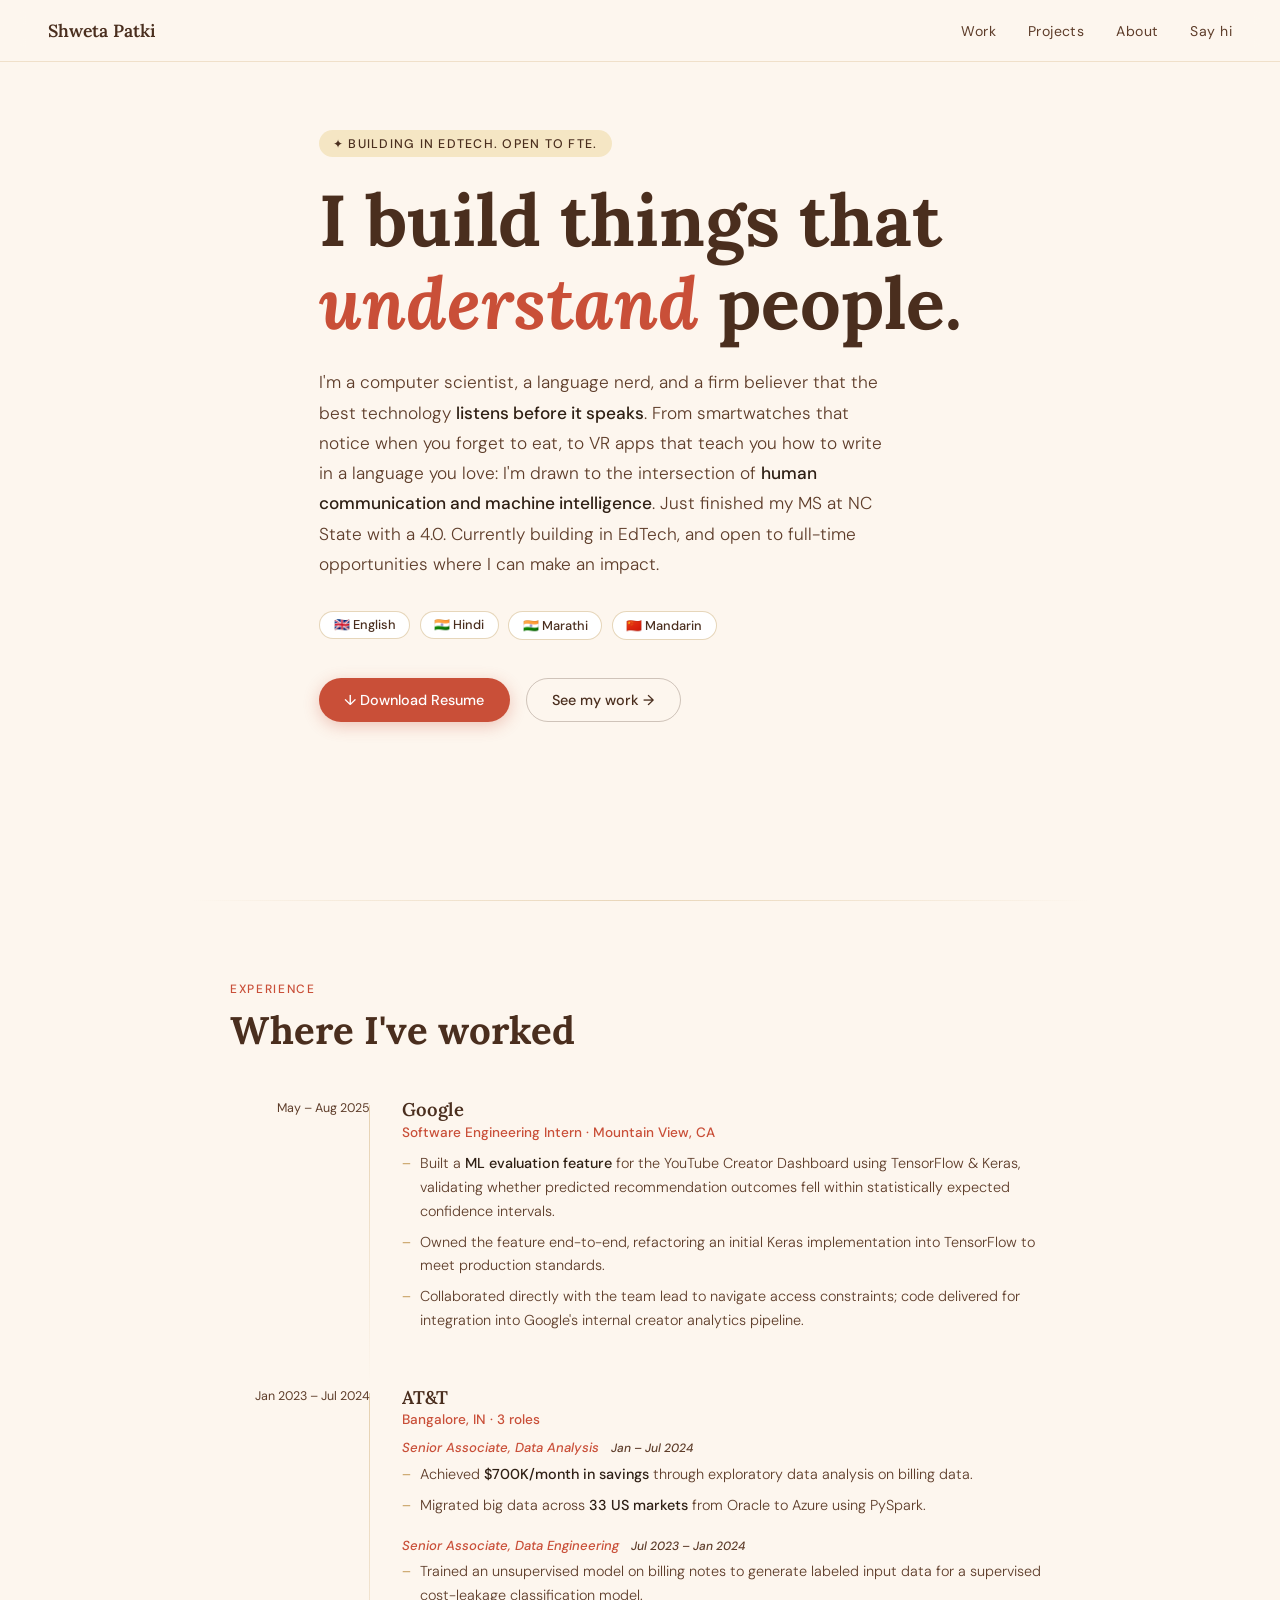
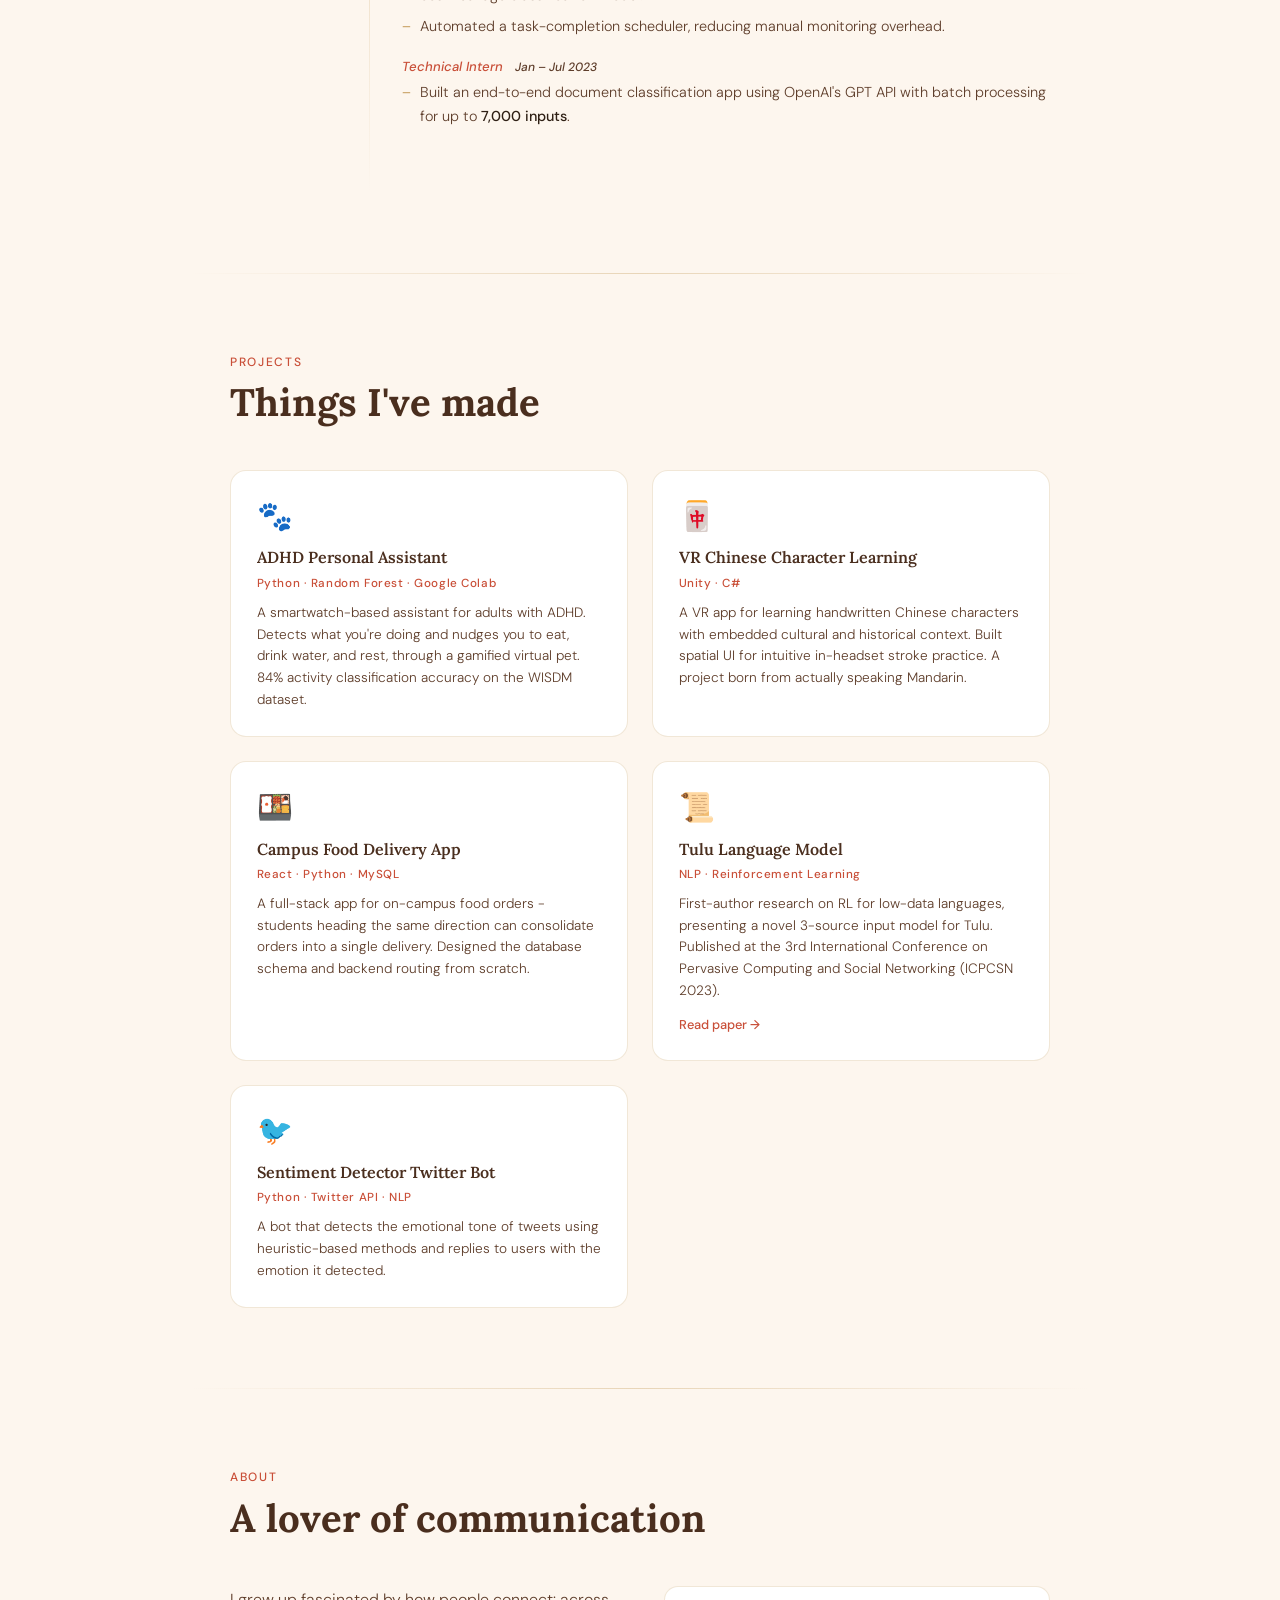
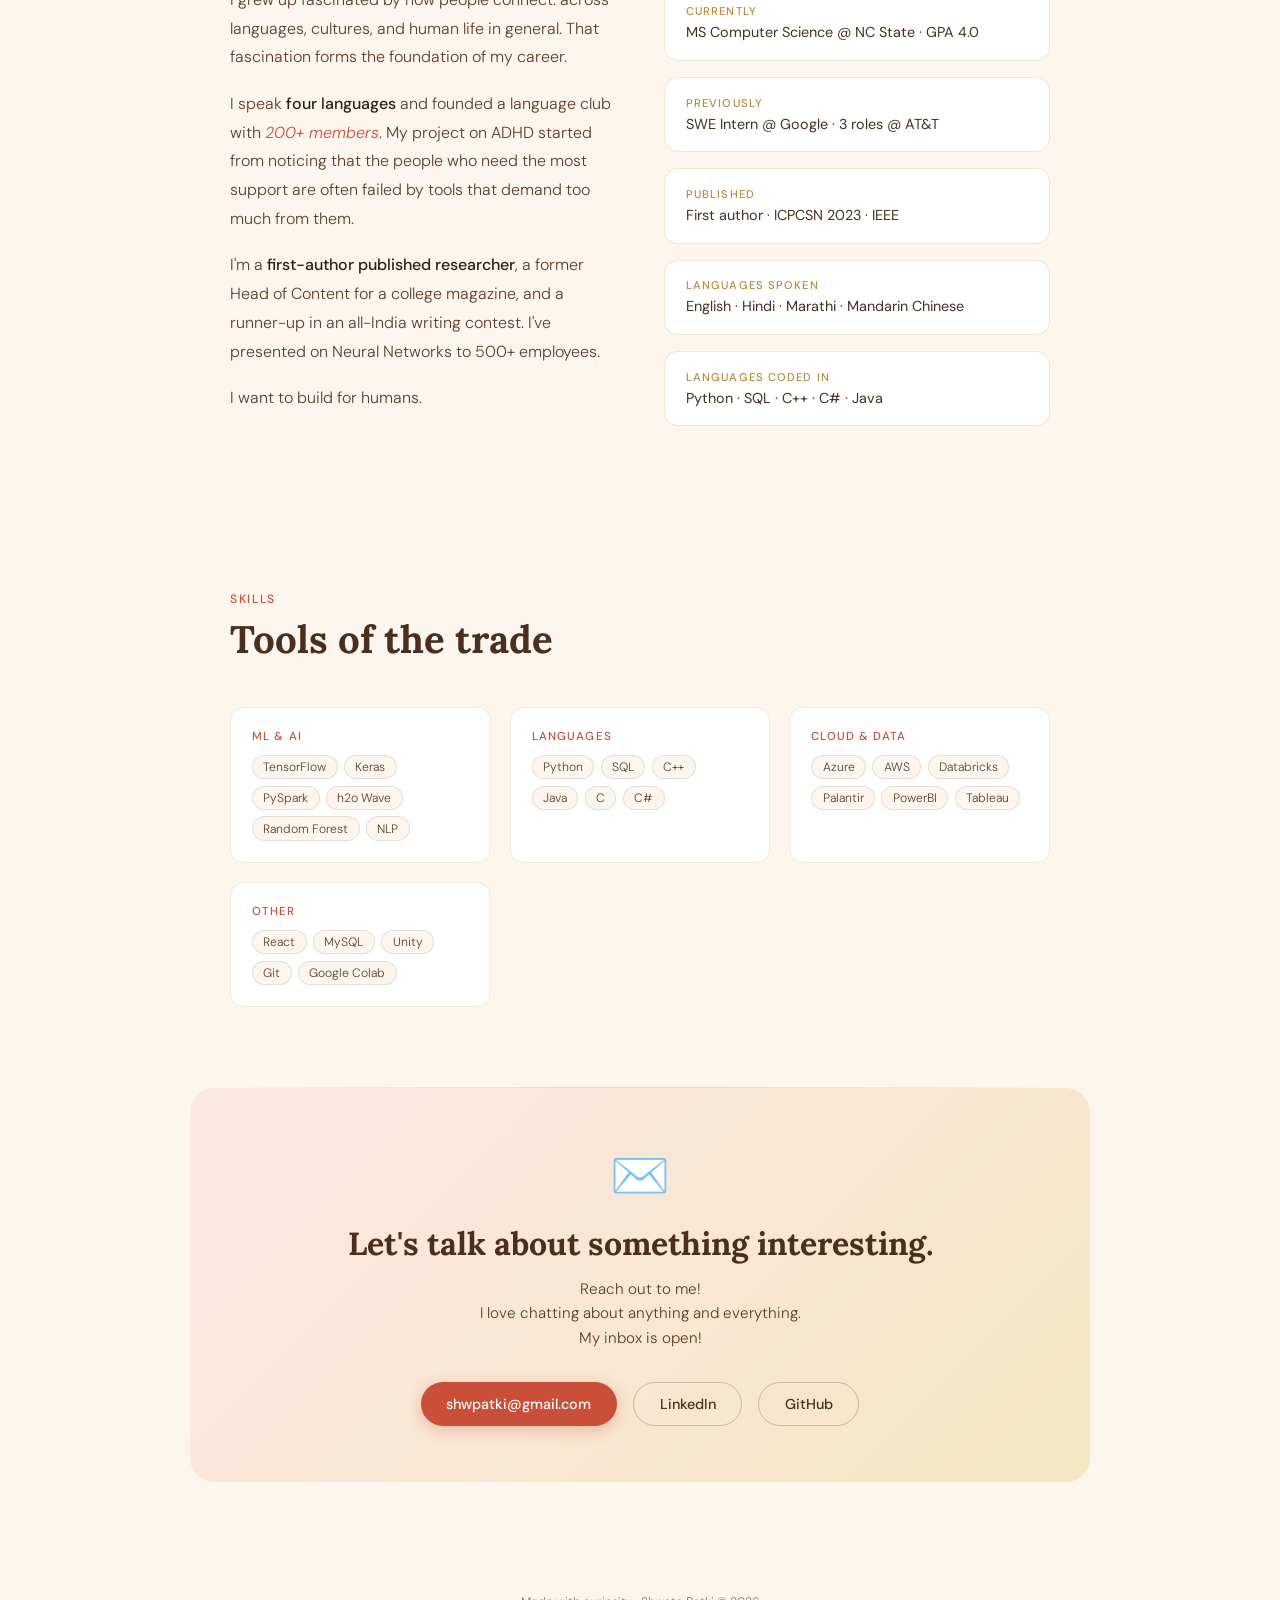
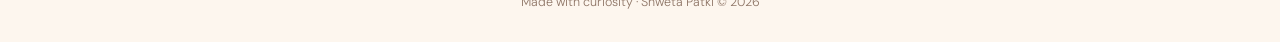
<file: index.html>
<!DOCTYPE html>
<html lang="en">
<head>
  <meta charset="UTF-8" />
  <meta name="viewport" content="width=device-width, initial-scale=1.0" />
  <title>Shweta Patki - CS, AI/ML, SWE</title>
  <meta name="description" content="Shweta Patki - MS CS at NC State, SWE Intern at Google, builder at the intersection of human communication and machine intelligence." />
  <link rel="preconnect" href="https://fonts.googleapis.com">
  <link href="https://fonts.googleapis.com/css2?family=Lora:ital,wght@0,400;0,600;1,400&family=DM+Sans:wght@300;400;500&display=swap" rel="stylesheet">
  <link rel="stylesheet" href="./style.css">
</head>
<body>

<!-- Skip to main content (screen reader / keyboard navigation) -->
<a class="skip-link" href="#main-content">Skip to main content</a>

<!-- Custom cursor image (hidden until mouse detected) -->
<div id="cursor-img" aria-hidden="true"></div>

<!-- NAV -->
<nav aria-label="Main navigation">
  <a class="nav-name" href="#top">Shweta Patki</a>
  <ul class="nav-links" role="list">
    <li><a href="#work">Work</a></li>
    <li><a href="#projects">Projects</a></li>
    <li><a href="#about">About</a></li>
    <li><a href="#contact">Say hi</a></li>
  </ul>
</nav>

<!-- HERO -->
<main id="main-content">
<div class="hero" id="top">
  <div class="hero-inner">
    <span class="hero-tag" aria-label="Status: Building in EdTech. Open to FTE.">✦ Building in EdTech. Open to FTE.</span>

    <!-- aria-label gives screen readers the stable full sentence -->
    <h1 aria-label="I build things that understand people.">
      I build things that <br>
      <span class="verb-wrap">
        <!-- aria-live announces verb changes to screen readers -->
        <span class="verb-text" id="rotating-verb" aria-live="polite" aria-atomic="true">understand</span>
      </span>
      people.
    </h1>

    <p class="hero-bio">
      I'm a computer scientist, a language nerd, and a firm believer that the best technology
      <strong>listens before it speaks</strong>. From smartwatches that notice when you forget to eat,
      to VR apps that teach you how to write in a language you love:
      I'm drawn to the intersection of <strong>human communication and machine intelligence</strong>.
      Just finished my MS at NC State with a 4.0. Currently building in EdTech, and open to full-time opportunities where I can make an impact.
    </p>

    <div class="hero-langs" role="list" aria-label="Languages I speak">
      <span class="lang-chip" role="listitem">🇬🇧 English</span>
      <span class="lang-chip" role="listitem">🇮🇳 Hindi</span>
      <span class="lang-chip" role="listitem">🇮🇳 Marathi</span>
      <span class="lang-chip" role="listitem">🇨🇳 Mandarin</span>
    </div>

    <div class="hero-ctas">
      <a href="Shweta_Resume_ML.pdf" class="btn btn-primary" download aria-label="Download Shweta's resume as PDF">↓ Download Resume</a>
      <a href="#work" class="btn btn-secondary" aria-label="Jump to work experience section">See my work →</a>
    </div>
  </div>
</div>

<div class="divider" role="separator" aria-hidden="true"></div>

<!-- WORK -->
<section id="work" aria-labelledby="work-heading">
  <div class="section-label reveal" aria-hidden="true">Experience</div>
  <h2 class="section-title reveal" id="work-heading">Where I've worked</h2>

  <div class="work-item reveal">
    <div class="work-meta">
      <div class="work-dates"><time datetime="2025-05">May</time> – <time datetime="2025-08">Aug 2025</time></div>
    </div>
    <div>
      <div class="work-company">Google</div>
      <div class="work-role">Software Engineering Intern · Mountain View, CA</div>
      <ul class="work-bullets" aria-label="Google responsibilities">
        <li>Built a <strong>ML evaluation feature</strong> for the YouTube Creator Dashboard using TensorFlow &amp; Keras, validating whether predicted recommendation outcomes fell within statistically expected confidence intervals.</li>
        <li>Owned the feature end-to-end, refactoring an initial Keras implementation into TensorFlow to meet production standards.</li>
        <li>Collaborated directly with the team lead to navigate access constraints; code delivered for integration into Google's internal creator analytics pipeline.</li>
      </ul>
    </div>
  </div>

  <div class="work-item reveal">
    <div class="work-meta">
      <div class="work-dates"><time datetime="2023-01">Jan 2023</time> – <time datetime="2024-07">Jul 2024</time></div>
    </div>
    <div>
      <div class="work-company">AT&amp;T</div>
      <div class="work-role">Bangalore, IN · 3 roles</div>
      <div class="att-roles">
        <div class="att-role-block">
          <div class="att-role-title">Senior Associate, Data Analysis <span class="att-role-dates"><time datetime="2024-01">Jan</time> – <time datetime="2024-07">Jul 2024</time></span></div>
          <ul class="work-bullets" aria-label="Data Analysis role responsibilities">
            <li>Achieved <strong>$700K/month in savings</strong> through exploratory data analysis on billing data.</li>
            <li>Migrated big data across <strong>33 US markets</strong> from Oracle to Azure using PySpark.</li>
          </ul>
        </div>
        <div class="att-role-block">
          <div class="att-role-title">Senior Associate, Data Engineering <span class="att-role-dates"><time datetime="2023-07">Jul 2023</time> – <time datetime="2024-01">Jan 2024</time></span></div>
          <ul class="work-bullets" aria-label="Data Engineering role responsibilities">
            <li>Trained an unsupervised model on billing notes to generate labeled input data for a supervised cost-leakage classification model.</li>
            <li>Automated a task-completion scheduler, reducing manual monitoring overhead.</li>
          </ul>
        </div>
        <div class="att-role-block">
          <div class="att-role-title">Technical Intern <span class="att-role-dates"><time datetime="2023-01">Jan</time> – <time datetime="2023-07">Jul 2023</time></span></div>
          <ul class="work-bullets" aria-label="Technical Intern responsibilities">
            <li>Built an end-to-end document classification app using OpenAI's GPT API with batch processing for up to <strong>7,000 inputs</strong>.</li>
          </ul>
        </div>
      </div>
    </div>
  </div>
</section>

<div class="divider" role="separator" aria-hidden="true"></div>

<!-- PROJECTS -->
<section id="projects" aria-labelledby="projects-heading">
  <div class="section-label reveal" aria-hidden="true">Projects</div>
  <h2 class="section-title reveal" id="projects-heading">Things I've made</h2>
  <div class="projects-grid">

    <article class="project-card reveal">
      <div class="project-emoji" aria-hidden="true">🐾</div>
      <h3 class="project-name">ADHD Personal Assistant</h3>
      <div class="project-tech">Python · Random Forest · Google Colab</div>
      <p class="project-desc">A smartwatch-based assistant for adults with ADHD. Detects what you're doing and nudges you to eat, drink water, and rest, through a gamified virtual pet. 84% activity classification accuracy on the WISDM dataset.</p>
    </article>

    <article class="project-card reveal">
      <div class="project-emoji" aria-hidden="true">🀄</div>
      <h3 class="project-name">VR Chinese Character Learning</h3>
      <div class="project-tech">Unity · C#</div>
      <p class="project-desc">A VR app for learning handwritten Chinese characters with embedded cultural and historical context. Built spatial UI for intuitive in-headset stroke practice. A project born from actually speaking Mandarin.</p>
    </article>

    <article class="project-card reveal">
      <div class="project-emoji" aria-hidden="true">🍱</div>
      <h3 class="project-name">Campus Food Delivery App</h3>
      <div class="project-tech">React · Python · MySQL</div>
      <p class="project-desc">A full-stack app for on-campus food orders - students heading the same direction can consolidate orders into a single delivery. Designed the database schema and backend routing from scratch.</p>
    </article>

    <article class="project-card reveal">
      <div class="project-emoji" aria-hidden="true">📜</div>
      <h3 class="project-name">Tulu Language Model</h3>
      <div class="project-tech">NLP · Reinforcement Learning</div>
      <p class="project-desc">First-author research on RL for low-data languages, presenting a novel 3-source input model for Tulu. Published at the 3rd International Conference on Pervasive Computing and Social Networking (ICPCSN 2023).</p>
      <a href="https://doi.org/10.1109/ICPCSN58827.2023.00270" target="_blank" rel="noopener noreferrer" class="project-link" aria-label="Read the Tulu Language Model paper (opens in new tab)">Read paper →</a>
    </article>

    <article class="project-card reveal">
      <div class="project-emoji" aria-hidden="true">🐦</div>
      <h3 class="project-name">Sentiment Detector Twitter Bot</h3>
      <div class="project-tech">Python · Twitter API · NLP</div>
      <p class="project-desc">A bot that detects the emotional tone of tweets using heuristic-based methods and replies to users with the emotion it detected.</p>
    </article>

  </div>
</section>

<div class="divider" role="separator" aria-hidden="true"></div>

<!-- ABOUT -->
<section id="about" aria-labelledby="about-heading">
  <div class="section-label reveal" aria-hidden="true">About</div>
  <h2 class="section-title reveal" id="about-heading">A lover of communication</h2>
  <div class="about-grid">
    <div class="about-text reveal">
      <p>I grew up fascinated by how people connect: across languages, cultures, and human life in general. That fascination forms the foundation of my career.</p>
      <p>I speak <strong>four languages</strong> and founded a language club with <em>200+ members</em>. My project on ADHD started from noticing that the people who need the most support are often failed by tools that demand too much from them.</p>
      <p>I'm a <strong>first-author published researcher</strong>, a former Head of Content for a college magazine, and a runner-up in an all-India writing contest. I've presented on Neural Networks to 500+ employees.</p>
      <p>I want to build for humans.</p>
    </div>
    <div class="about-facts reveal">
      <div class="fact-card">
        <div class="fact-label">Currently</div>
        <div class="fact-value">MS Computer Science @ NC State · GPA 4.0</div>
      </div>
      <div class="fact-card">
        <div class="fact-label">Previously</div>
        <div class="fact-value">SWE Intern @ Google · 3 roles @ AT&amp;T</div>
      </div>
      <div class="fact-card">
        <div class="fact-label">Published</div>
        <div class="fact-value">First author · ICPCSN 2023 · IEEE</div>
      </div>
      <div class="fact-card">
        <div class="fact-label">Languages spoken</div>
        <div class="fact-value">English · Hindi · Marathi · Mandarin Chinese</div>
      </div>
      <div class="fact-card">
        <div class="fact-label">Languages coded in</div>
        <div class="fact-value">Python · SQL · C++ · C# · Java</div>
      </div>
    </div>
  </div>
</section>

<!-- SKILLS -->
<section aria-labelledby="skills-heading">
  <div class="section-label reveal" aria-hidden="true">Skills</div>
  <h2 class="section-title reveal" id="skills-heading">Tools of the trade</h2>
  <div class="skills-grid">
    <div class="skill-group reveal">
      <div class="skill-group-label" id="skills-ml">ML &amp; AI</div>
      <div class="skill-tags" role="list" aria-labelledby="skills-ml">
        <span class="skill-tag" role="listitem">TensorFlow</span><span class="skill-tag" role="listitem">Keras</span>
        <span class="skill-tag" role="listitem">PySpark</span><span class="skill-tag" role="listitem">h2o Wave</span>
        <span class="skill-tag" role="listitem">Random Forest</span><span class="skill-tag" role="listitem">NLP</span>
      </div>
    </div>
    <div class="skill-group reveal">
      <div class="skill-group-label" id="skills-lang">Languages</div>
      <div class="skill-tags" role="list" aria-labelledby="skills-lang">
        <span class="skill-tag" role="listitem">Python</span><span class="skill-tag" role="listitem">SQL</span>
        <span class="skill-tag" role="listitem">C++</span><span class="skill-tag" role="listitem">Java</span>
        <span class="skill-tag" role="listitem">C</span><span class="skill-tag" role="listitem">C#</span>
      </div>
    </div>
    <div class="skill-group reveal">
      <div class="skill-group-label" id="skills-cloud">Cloud &amp; Data</div>
      <div class="skill-tags" role="list" aria-labelledby="skills-cloud">
        <span class="skill-tag" role="listitem">Azure</span><span class="skill-tag" role="listitem">AWS</span>
        <span class="skill-tag" role="listitem">Databricks</span><span class="skill-tag" role="listitem">Palantir</span>
        <span class="skill-tag" role="listitem">PowerBI</span><span class="skill-tag" role="listitem">Tableau</span>
      </div>
    </div>
    <div class="skill-group reveal">
      <div class="skill-group-label" id="skills-other">Other</div>
      <div class="skill-tags" role="list" aria-labelledby="skills-other">
        <span class="skill-tag" role="listitem">React</span><span class="skill-tag" role="listitem">MySQL</span>
        <span class="skill-tag" role="listitem">Unity</span><span class="skill-tag" role="listitem">Git</span>
        <span class="skill-tag" role="listitem">Google Colab</span>
      </div>
    </div>
  </div>
</section>

<div class="divider" role="separator" aria-hidden="true"></div>

<!-- CONTACT -->
<section id="contact" aria-labelledby="contact-heading" style="padding: 3.5rem 2.5rem;">
  <div class="contact-emoji reveal" aria-hidden="true">✉️</div>
  <h2 class="contact-tagline reveal" id="contact-heading">Let's talk about something interesting.</h2>
  <p class="contact-sub reveal">
    Reach out to me!<br>
    I love chatting about anything and everything. <br> 
    My inbox is open!
  </p>
  <div class="contact-links reveal">
    <a href="mailto:shwpatki@gmail.com" class="btn btn-primary" aria-label="Send Shweta an email">shwpatki@gmail.com</a>
    <a href="https://linkedin.com/in/shwetapatki" target="_blank" rel="noopener noreferrer" class="btn btn-secondary" aria-label="Shweta's LinkedIn profile (opens in new tab)">LinkedIn</a>
    <a href="https://github.com/shweta-patki" target="_blank" rel="noopener noreferrer" class="btn btn-secondary" aria-label="Shweta's GitHub profile (opens in new tab)">GitHub</a>
  </div>
</section>

</main>

<footer>
  <p>Made with curiosity · Shweta Patki © 2026</p>
</footer>

<script src="./script.js"></script>
</body>
</html>
</file>
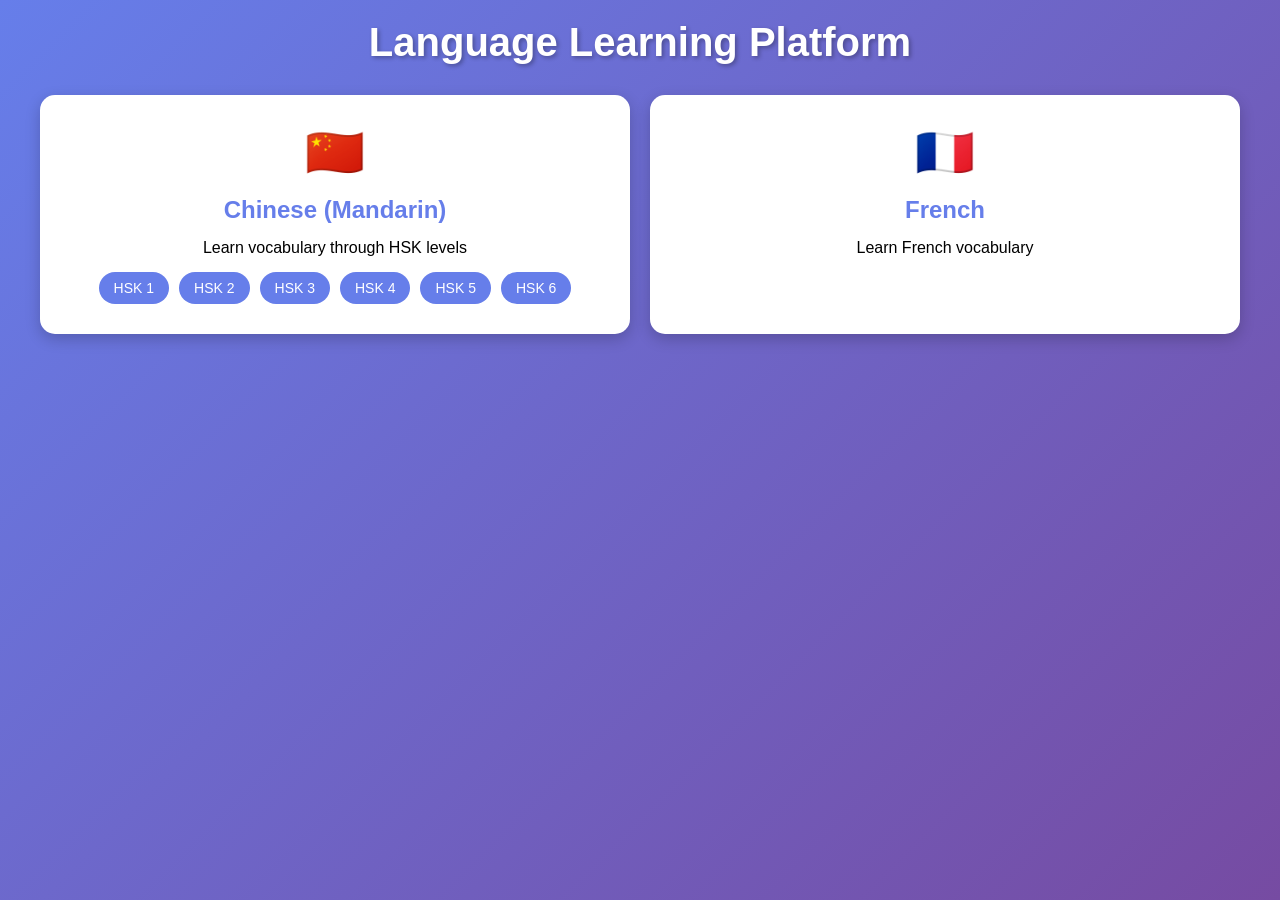
<file: Language Learning/index.html>
<!DOCTYPE html>
<html lang="en">
<head>
    <meta charset="UTF-8">
    <meta name="viewport" content="width=device-width, initial-scale=1.0">
    <title>Language Learning</title>
    <link rel="stylesheet" href="style.css">
</head>
<body>
    <div class="container">
        <!-- Home Page -->
        <div id="homePage">
            <h1>Language Learning Platform</h1>
            <div class="language-grid">
                <div class="language-card">
                    <div class="activity-icon">🇨🇳</div>
                    <h2>Chinese (Mandarin)</h2>
                    <p>Learn vocabulary through HSK levels</p>
                    <div class="hsk-buttons">
                        <button class="hsk-btn" data-level="hsk1">HSK 1</button>
                        <button class="hsk-btn" data-level="hsk2">HSK 2</button>
                        <button class="hsk-btn" data-level="hsk3">HSK 3</button>
                        <button class="hsk-btn" data-level="hsk4">HSK 4</button>
                        <button class="hsk-btn" data-level="hsk5">HSK 5</button>
                        <button class="hsk-btn" data-level="hsk6">HSK 6</button>
                    </div>
                </div>
                <div class="language-card" id="frenchCard">
                    <div class="activity-icon">🇫🇷</div>
                    <h2>French</h2>
                    <p>Learn French vocabulary</p>
                </div>
            </div>
        </div>

        <!-- Activities Page -->
        <div id="activitiesPage" class="hidden">
            <button class="back-button" id="backHomeBtn">← Back to Home</button>
            <h1 id="levelTitle">HSK 1 Activities</h1>
            <div class="activity-grid">
                <div class="activity-tile" id="flashcardsTile">
                    <div class="activity-icon">🎴</div>
                    <h2>Flashcards</h2>
                    <p>Learn vocabulary with interactive flashcards. Flip cards to reveal translations.</p>
                    <div id="flashcardBadge" class="badge">Not Started</div>
                </div>
                <div class="activity-tile coming-soon-tile">
                    <div class="activity-icon">🔤</div>
                    <h2>Sentence Rearrangement</h2>
                    <p>Practice grammar by rearranging scrambled sentences.</p>
                    <div class="badge">Coming Soon</div>
                </div>
                <div class="activity-tile coming-soon-tile">
                    <div class="activity-icon">💬</div>
                    <h2>Conversation Immersion</h2>
                    <p>Speak freely and get translations of your responses.</p>
                    <div class="badge">Coming Soon</div>
                </div>
                <div class="activity-tile coming-soon-tile">
                    <div class="activity-icon">🎤</div>
                    <h2>Pronunciation Training</h2>
                    <p>Record your voice and compare with native pronunciation.</p>
                    <div class="badge">Coming Soon</div>
                </div>
            </div>
        </div>

        <!-- Flashcards Page -->
        <div id="flashcardsPage" class="hidden">
            <button class="back-button" id="backActivitiesBtn">← Back to Activities</button>
            <h1>📚 Flashcards</h1>
            
            <div class="flashcard-container">
                <div class="stats">
                    <span id="viewedCount">0</span> words viewed | 
                    <span id="quizStatus">View 20 words to unlock quiz mode</span>
                </div>

                <div class="progress-bar">
                    <div class="progress-fill" id="progressFill" style="width: 0%">
                        <span id="progressText">0%</span>
                    </div>
                </div>

                <div class="flashcard" id="flashcard">
                    <div class="flashcard-inner">
                        <div class="flashcard-front">
                            <div class="chinese-word" id="chineseWord">爱</div>
                            <div class="pinyin" id="pinyin">ài</div>
                            <p style="margin-top: 20px; color: #999;">Click to reveal translation</p>
                        </div>
                        <div class="flashcard-back">
                            <div class="english-word" id="englishWord">love</div>
                            <p style="margin-top: 20px; color: #999;">Click to flip back</p>
                        </div>
                    </div>
                </div>

                <div class="card-controls">
                    <button class="control-btn" id="prevBtn">← Previous</button>
                    <button class="control-btn primary" id="nextBtn">Next →</button>
                </div>

                <button class="control-btn primary" id="startQuizBtn" style="display: none;">
                    🎯 Start Quiz Mode
                </button>
            </div>
        </div>

        <!-- Quiz Page -->
        <div id="quizPage" class="hidden">
            <button class="back-button" id="backFlashcardsBtn">← Back to Flashcards</button>
            <h1>🎯 Quiz Mode</h1>
            
            <div class="quiz-container">
                <div class="quiz-score">
                    Score: <span id="quizScore">0</span> / <span id="quizTotal">0</span>
                </div>

                <div class="quiz-question" id="quizQuestion">
                    <div class="quiz-word" id="quizChinese">爱</div>
                    <div class="quiz-pinyin" id="quizPinyin">ài</div>
                    <p style="color: #666;">Select the correct translation:</p>
                    <div class="quiz-options" id="quizOptions">
                        <!-- Options will be generated dynamically -->
                    </div>
                </div>
            </div>

            <div id="quizResult" class="quiz-result hidden">
                <!-- Result will be shown here -->
            </div>
        </div>
    </div>

    <script src="script.js"></script>
</body>
</html>
</file>
<file: style.css>
:root {
    --cream: #fdf6ee;
    --coral: #c94f38;
    --coral-light: #e06b54;
    --coral-pale: #fde8e3;
    --gold: #b8893a;
    --gold-light: #f5e6c4;
    --brown: #4a2e1e;
    --text: #2e1f14;
    --text-soft: #5e3d2a;
    --white: #ffffff;
}

* { margin: 0; padding: 0; box-sizing: border-box; }
html { scroll-behavior: smooth; }

body {
    background: var(--cream);
    color: var(--text);
    font-family: 'DM Sans', sans-serif;
    font-weight: 300;
    overflow-x: hidden;
    /* cursor hidden only for true pointer devices; keyboard users always see default */
}

/* Hide default cursor only on devices that actually have one */
@media (pointer: fine) {
    body { cursor: none; }
}

/* ── SKIP LINK (accessibility) ── */
.skip-link {
    position: absolute;
    top: -100px; left: 1rem;
    background: var(--coral);
    color: white;
    padding: 0.5rem 1rem;
    border-radius: 6px;
    font-size: 0.85rem;
    font-weight: 500;
    text-decoration: none;
    z-index: 99999;
    transition: top 0.2s;
}
.skip-link:focus { top: 1rem; }

#cursor-img {
    position: fixed;
    width: 36px;
    height: 36px;
    pointer-events: none;
    z-index: 9999;
    transform: translate(-4px, -4px);
    background-image: url('data:image/svg+xml,<svg xmlns="http://www.w3.org/2000/svg" viewBox="0 0 36 36"><text y="28" font-size="26">🦊</text></svg>');
    background-size: contain;
    background-repeat: no-repeat;
    display: none; /* shown only when mouse is detected */
}

.paw {
position: fixed;
pointer-events: none;
z-index: 9998;
font-size: 20px;
opacity: 0;
filter: drop-shadow(0 1px 3px rgba(201,79,56,0.25));
transition: opacity 1s ease;
}
@keyframes pawfade {
    0%   { opacity: 0;    transform: translate(-50%,-50%) rotate(var(--rot)) scale(0.5); }
    20%  { opacity: 0.85; transform: translate(-50%,-50%) rotate(var(--rot)) scale(1);   }
    100% { opacity: 0;    transform: translate(-50%,-60%) rotate(var(--rot)) scale(0.9); }
}

/* ── NAV ── */
nav {
    position: fixed; top: 0; left: 0; right: 0;
    z-index: 100;
    display: flex; justify-content: space-between; align-items: center;
    padding: 1.2rem 3rem;
    background: rgba(253,246,238,0.88);
    backdrop-filter: blur(12px);
    border-bottom: 1px solid rgba(184,137,58,0.2);
}
.nav-name {
    font-family: 'Lora', serif;
    font-size: 1.1rem;
    color: var(--brown);
    text-decoration: none;
    font-weight: 600;
}
.nav-links { display: flex; gap: 2rem; list-style: none; }
.nav-links a {
    text-decoration: none;
    color: var(--text-soft);
    font-size: 0.88rem;
    font-weight: 400;
    letter-spacing: 0.03em;
    transition: color 0.2s;
    position: relative;
}
.nav-links a::after {
    content: '';
    position: absolute; bottom: -2px; left: 0;
    width: 0; height: 1.5px;
    background: var(--coral);
    transition: width 0.25s ease;
}
.nav-links a:hover, .nav-links a:focus { color: var(--coral); outline: none; }
.nav-links a:focus-visible { outline: 2px solid var(--coral); outline-offset: 4px; border-radius: 2px; }
.nav-links a:hover::after, .nav-links a:focus::after { width: 100%; }

/* ── HERO ── */
.hero {
    min-height: 100vh;
    display: flex; align-items: center; justify-content: center;
    padding: 0rem 3rem 3rem;
    position: relative; overflow: hidden;
}
.hero-bg-circle {
    position: absolute; border-radius: 50%; pointer-events: none;
}
.hero-bg-circle.c1 {
    width: 520px; height: 520px;
    background: radial-gradient(circle, rgba(201,79,56,0.09) 0%, transparent 70%);
    top: -100px; right: -80px;
    animation: float1 8s ease-in-out infinite;
}
.hero-bg-circle.c2 {
    width: 380px; height: 380px;
    background: radial-gradient(circle, rgba(184,137,58,0.11) 0%, transparent 70%);
    bottom: 60px; left: -60px;
    animation: float2 10s ease-in-out infinite;
}
@keyframes float1 { 0%,100%{transform:translateY(0)} 50%{transform:translateY(-20px)} }
@keyframes float2 { 0%,100%{transform:translateY(0)} 50%{transform:translateY(15px)} }

.hero-inner { max-width: 760px; position: relative; z-index: 1; }

.hero-tag {
    display: inline-block;
    background: var(--gold-light);
    color: var(--brown);
    font-size: 0.78rem; font-weight: 500;
    letter-spacing: 0.1em; text-transform: uppercase;
    padding: 0.35rem 0.9rem; border-radius: 99px;
    margin-bottom: 1.4rem;
    opacity: 0; animation: risein 0.7s 0.2s ease forwards;
}

.hero h1 {
    font-family: 'Lora', serif;
    font-size: clamp(2.8rem, 6vw, 4.5rem);
    line-height: 1.15; color: var(--brown);
    margin-bottom: 1.4rem;
    opacity: 0; animation: risein 0.7s 0.4s ease forwards;
}

/* ── VERB ROTATOR ── */
.verb-wrap {
    display: inline-block;
    position: relative;
    font-style: italic;
    color: var(--coral);
    min-width: 0ch;
}
.verb-text {
    display: inline-block;
    transition: opacity 0.35s ease, transform 0.35s ease;
}


.hero-bio {
    font-size: 1.08rem; line-height: 1.75;
    color: var(--text-soft); max-width: 580px;
    margin-bottom: 2rem;
    opacity: 0; animation: risein 0.7s 0.6s ease forwards;
}
.hero-bio strong { color: var(--text); font-weight: 500; }

.hero-langs {
    display: flex; gap: 0.6rem; flex-wrap: wrap;
    margin-bottom: 2.4rem;
    opacity: 0; animation: risein 0.7s 0.75s ease forwards;
}
.lang-chip {
    background: var(--white);
    border: 1.5px solid rgba(184,137,58,0.35);
    color: var(--brown); font-size: 0.8rem; font-weight: 500;
    padding: 0.3rem 0.85rem; border-radius: 99px;
    transition: all 0.2s;
}
.lang-chip:hover { background: var(--gold-light); border-color: var(--gold); transform: translateY(-2px); }

.hero-ctas {
    display: flex; gap: 1rem; flex-wrap: wrap;
    opacity: 0; animation: risein 0.7s 0.9s ease forwards;
}
.btn {
    display: inline-flex; align-items: center; gap: 0.5rem;
    padding: 0.75rem 1.6rem; border-radius: 99px;
    font-size: 0.9rem; font-weight: 500; text-decoration: none;
    transition: all 0.25s ease; font-family: 'DM Sans', sans-serif;
}
.btn:focus-visible { outline: 3px solid var(--coral); outline-offset: 3px; }
.btn-primary {
    background: var(--coral); color: white;
    box-shadow: 0 4px 16px rgba(201,79,56,0.3);
}
.btn-primary:hover { background: var(--coral-light); transform: translateY(-2px); box-shadow: 0 8px 24px rgba(201,79,56,0.35); }
.btn-secondary {
    background: transparent; color: var(--brown);
    border: 1.5px solid rgba(74,46,30,0.25);
}
.btn-secondary:hover { border-color: var(--coral); color: var(--coral); transform: translateY(-2px); }

@keyframes risein {
    from { opacity: 0; transform: translateY(18px); }
    to   { opacity: 1; transform: translateY(0); }
}

/* ── SECTIONS ── */
section { max-width: 900px; margin: 0 auto; padding: 5rem 2.5rem; }
.section-label {
    font-size: 0.75rem; font-weight: 500;
    letter-spacing: 0.14em; text-transform: uppercase;
    color: var(--coral); margin-bottom: 0.6rem;
}
.section-title {
    font-family: 'Lora', serif;
    font-size: clamp(1.8rem, 3.5vw, 2.4rem);
    color: var(--brown); margin-bottom: 2.8rem; line-height: 1.2;
}
.divider {
    max-width: 900px; margin: 0 auto; height: 1px;
    background: linear-gradient(to right, transparent, rgba(184,137,58,0.3), transparent);
}

/* ── WORK ── */
.work-item {
    display: grid; grid-template-columns: 140px 1fr;
    gap: 0 2rem; margin-bottom: 2.8rem; position: relative;
}
.work-item::before {
    content: ''; position: absolute;
    left: 139px; top: 8px; bottom: -2.8rem; width: 1px;
    background: linear-gradient(to bottom, rgba(184,137,58,0.35), transparent);
}
.work-meta { text-align: right; padding-top: 2px; }
.work-dates { font-size: 0.78rem; color: var(--text-soft); font-weight: 400; line-height: 1.5; }
.work-company { font-family: 'Lora', serif; font-size: 1.15rem; font-weight: 600; color: var(--brown); margin-bottom: 0.15rem; }
.work-role { font-size: 0.85rem; color: var(--coral); font-weight: 500; margin-bottom: 0.7rem; }
.work-bullets { list-style: none; padding: 0; }
.work-bullets li {
    font-size: 0.9rem; color: var(--text-soft); line-height: 1.65;
    margin-bottom: 0.45rem; padding-left: 1.1rem; position: relative;
}
.work-bullets li::before { content: '–'; position: absolute; left: 0; color: var(--gold); }
.work-bullets li strong { color: var(--text); font-weight: 500; }
.att-roles { margin-top: 0.6rem; }
.att-role-block { margin-bottom: 1.2rem; }
.att-role-title { font-size: 0.82rem; color: var(--coral); font-weight: 500; margin-bottom: 0.4rem; font-style: italic; }
.att-role-dates { font-size: 0.75rem; color: var(--text-soft); margin-left: 0.5rem; }

/* ── PROJECTS ── */
.projects-grid { display: grid; grid-template-columns: repeat(auto-fit, minmax(260px, 1fr)); gap: 1.5rem; }
.project-card {
    background: var(--white);
    border: 1.5px solid rgba(184,137,58,0.2); border-radius: 16px;
    padding: 1.6rem; transition: all 0.3s ease;
    position: relative; overflow: hidden;
}
.project-card::before {
    content: ''; position: absolute; top: 0; left: 0; right: 0; height: 3px;
    background: linear-gradient(to right, var(--coral), var(--gold));
    transform: scaleX(0); transform-origin: left; transition: transform 0.3s ease;
}
.project-card:hover, .project-card:focus-within {
    transform: translateY(-4px); box-shadow: 0 12px 32px rgba(74,46,30,0.1);
    border-color: rgba(184,137,58,0.4);
}
.project-card:hover::before, .project-card:focus-within::before { transform: scaleX(1); }
.project-emoji { font-size: 1.8rem; margin-bottom: 0.8rem; }
.project-name { font-family: 'Lora', serif; font-size: 1rem; font-weight: 600; color: var(--brown); margin-bottom: 0.4rem; line-height: 1.3; }
.project-tech { font-size: 0.73rem; color: var(--coral); font-weight: 500; letter-spacing: 0.05em; margin-bottom: 0.7rem; }
.project-desc { font-size: 0.85rem; color: var(--text-soft); line-height: 1.6; }
.project-link {
    display: inline-flex; align-items: center; gap: 0.3rem;
    margin-top: 0.9rem; font-size: 0.8rem; font-weight: 500;
    color: var(--coral); text-decoration: none; transition: gap 0.2s;
}
.project-link:hover { gap: 0.6rem; }
.project-link:focus-visible { outline: 2px solid var(--coral); outline-offset: 3px; border-radius: 2px; }

/* ── ABOUT ── */
.about-grid { display: grid; grid-template-columns: 1fr 1fr; gap: 3rem; align-items: start; }
.about-text { font-size: 1rem; line-height: 1.8; color: var(--text-soft); }
.about-text p { margin-bottom: 1.1rem; }
.about-text strong { color: var(--text); font-weight: 500; }
.about-text em { color: var(--coral); font-style: italic; }
.about-facts { display: flex; flex-direction: column; gap: 1rem; }
.fact-card {
    background: var(--white); border-radius: 14px; padding: 1.1rem 1.3rem;
    border: 1.5px solid rgba(184,137,58,0.2); transition: transform 0.2s, box-shadow 0.2s;
}
.fact-card:hover { transform: translateX(4px); box-shadow: 4px 4px 20px rgba(201,79,56,0.08); }
.fact-label { font-size: 0.7rem; text-transform: uppercase; letter-spacing: 0.1em; color: var(--gold); font-weight: 500; margin-bottom: 0.25rem; }
.fact-value { font-size: 0.9rem; color: var(--brown); font-weight: 400; line-height: 1.4; }

/* ── SKILLS ── */
.skills-grid { display: grid; grid-template-columns: repeat(auto-fit, minmax(200px, 1fr)); gap: 1.2rem; }
.skill-group { background: var(--white); border-radius: 14px; padding: 1.3rem; border: 1.5px solid rgba(184,137,58,0.18); }
.skill-group-label { font-size: 0.72rem; text-transform: uppercase; letter-spacing: 0.1em; color: var(--coral); font-weight: 500; margin-bottom: 0.7rem; }
.skill-tags { display: flex; flex-wrap: wrap; gap: 0.4rem; }
.skill-tag { background: var(--cream); border: 1px solid rgba(74,46,30,0.12); color: var(--text-soft); font-size: 0.76rem; padding: 0.2rem 0.65rem; border-radius: 99px; }

/* ── CONTACT ── */
#contact {
    text-align: center;
    background: linear-gradient(135deg, var(--coral-pale) 0%, var(--gold-light) 100%);
    border-radius: 24px; max-width: 900px; margin: 0 auto 5rem;
}
.contact-emoji { font-size: 3rem; margin-bottom: 1rem; }
.contact-tagline { font-family: 'Lora', serif; font-size: clamp(1.5rem, 3vw, 2rem); color: var(--brown); margin-bottom: 0.8rem; line-height: 1.3; }
.contact-sub { color: var(--text-soft); font-size: 0.95rem; margin-bottom: 2rem; line-height: 1.6; }
.contact-links { display: flex; gap: 1rem; justify-content: center; flex-wrap: wrap; }

footer { text-align: center; padding: 2rem; font-size: 0.78rem; color: var(--text-soft); opacity: 0.7; }

/* ── SCROLL REVEAL ── */
.reveal { opacity: 0; transform: translateY(24px); transition: opacity 0.6s ease, transform 0.6s ease; }
.reveal.visible { opacity: 1; transform: translateY(0); }

/* ── REDUCE MOTION ── */
@media (prefers-reduced-motion: reduce) {
    *, *::before, *::after { animation-duration: 0.01ms !important; transition-duration: 0.01ms !important; }
    .reveal { opacity: 1; transform: none; }
    .hero-tag, .hero h1, .hero-bio, .hero-langs, .hero-ctas { opacity: 1; transform: none; }
}

@media (max-width: 640px) {
    nav { padding: 1rem 1.5rem; }
    .nav-links { gap: 1.2rem; }
    .hero { padding: 5rem 1.5rem 3rem; }
    section { padding: 3.5rem 1.5rem; }
    .work-item { grid-template-columns: 1fr; }
    .work-item::before { display: none; }
    .work-meta { text-align: left; margin-bottom: 0.5rem; }
    .about-grid { grid-template-columns: 1fr; }
    #contact { margin: 0 1.5rem 4rem; }
}
</file>
<file: Language Learning/style.css>
* {
    margin: 0;
    padding: 0;
    box-sizing: border-box;
}

body {
    font-family: 'Segoe UI', Tahoma, Geneva, Verdana, sans-serif;
    background: linear-gradient(135deg, #667eea 0%, #764ba2 100%);
    min-height: 100vh;
    padding: 20px;
}

.container {
    max-width: 1200px;
    margin: 0 auto;
}

h1 {
    text-align: center;
    color: white;
    margin-bottom: 30px;
    font-size: 2.5em;
    text-shadow: 2px 2px 4px rgba(0,0,0,0.3);
}

.back-button {
    background: rgba(255,255,255,0.2);
    color: white;
    border: 2px solid white;
    padding: 10px 20px;
    border-radius: 25px;
    cursor: pointer;
    font-size: 16px;
    margin-bottom: 20px;
    transition: all 0.3s;
}

.back-button:hover {
    background: rgba(255,255,255,0.3);
    transform: translateY(-2px);
}

/* Language Selection */
.language-grid {
    display: grid;
    grid-template-columns: repeat(auto-fit, minmax(250px, 1fr));
    gap: 20px;
    margin-top: 30px;
}

.language-card {
    background: white;
    border-radius: 15px;
    padding: 30px;
    text-align: center;
    cursor: pointer;
    transition: all 0.3s;
    box-shadow: 0 5px 15px rgba(0,0,0,0.2);
}

.language-card:hover {
    transform: translateY(-10px);
    box-shadow: 0 10px 25px rgba(0,0,0,0.3);
}

.language-card h2 {
    color: #667eea;
    margin-bottom: 15px;
}

.hsk-buttons {
    display: flex;
    flex-wrap: wrap;
    gap: 10px;
    justify-content: center;
    margin-top: 15px;
}

.hsk-btn {
    background: #667eea;
    color: white;
    border: none;
    padding: 8px 15px;
    border-radius: 20px;
    cursor: pointer;
    transition: all 0.3s;
    font-size: 14px;
}

.hsk-btn:hover {
    background: #764ba2;
    transform: scale(1.05);
}

/* Activity Tiles */
.activity-grid {
    display: grid;
    grid-template-columns: repeat(auto-fit, minmax(280px, 1fr));
    gap: 25px;
}

.activity-tile {
    background: white;
    border-radius: 15px;
    padding: 40px;
    text-align: center;
    cursor: pointer;
    transition: all 0.3s;
    box-shadow: 0 5px 15px rgba(0,0,0,0.2);
    position: relative;
}

.activity-tile:hover {
    transform: translateY(-10px);
    box-shadow: 0 10px 25px rgba(0,0,0,0.3);
}

.activity-tile h2 {
    color: #667eea;
    margin-bottom: 15px;
    font-size: 1.5em;
}

.activity-tile p {
    color: #666;
    line-height: 1.6;
}

.activity-icon {
    font-size: 3em;
    margin-bottom: 15px;
}

.badge {
    position: absolute;
    top: 10px;
    right: 10px;
    background: #ff6b6b;
    color: white;
    padding: 5px 10px;
    border-radius: 15px;
    font-size: 12px;
    font-weight: bold;
}

.badge.unlocked {
    background: #51cf66;
}

/* Flashcard */
.flashcard-container {
    display: flex;
    flex-direction: column;
    align-items: center;
    gap: 30px;
}

.progress-bar {
    width: 100%;
    max-width: 600px;
    background: rgba(255,255,255,0.3);
    border-radius: 25px;
    height: 30px;
    overflow: hidden;
    box-shadow: 0 2px 10px rgba(0,0,0,0.2);
}

.progress-fill {
    height: 100%;
    background: linear-gradient(90deg, #51cf66, #40c057);
    transition: width 0.3s ease;
    display: flex;
    align-items: center;
    justify-content: center;
    color: white;
    font-weight: bold;
    font-size: 14px;
}

.flashcard {
    width: 400px;
    height: 300px;
    perspective: 1000px;
    cursor: pointer;
}

.flashcard-inner {
    width: 100%;
    height: 100%;
    position: relative;
    transform-style: preserve-3d;
    transition: transform 0.6s;
}

.flashcard.flipped .flashcard-inner {
    transform: rotateY(180deg);
}

.flashcard-front, .flashcard-back {
    position: absolute;
    width: 100%;
    height: 100%;
    backface-visibility: hidden;
    display: flex;
    flex-direction: column;
    justify-content: center;
    align-items: center;
    background: white;
    border-radius: 20px;
    box-shadow: 0 10px 30px rgba(0,0,0,0.3);
    padding: 30px;
}

.flashcard-back {
    transform: rotateY(180deg);
}

.chinese-word {
    font-size: 3em;
    color: #667eea;
    margin-bottom: 15px;
    font-weight: bold;
}

.pinyin {
    font-size: 1.5em;
    color: #888;
    font-style: italic;
}

.english-word {
    font-size: 2em;
    color: #764ba2;
    font-weight: 600;
}

.card-controls {
    display: flex;
    gap: 20px;
    margin-top: 30px;
}

.control-btn {
    background: white;
    color: #667eea;
    border: 2px solid white;
    padding: 15px 30px;
    border-radius: 30px;
    cursor: pointer;
    font-size: 16px;
    font-weight: bold;
    transition: all 0.3s;
    box-shadow: 0 5px 15px rgba(0,0,0,0.2);
}

.control-btn:hover {
    transform: translateY(-3px);
    box-shadow: 0 7px 20px rgba(0,0,0,0.3);
}

.control-btn:disabled {
    opacity: 0.5;
    cursor: not-allowed;
    transform: none;
}

.control-btn.primary {
    background: #51cf66;
    border-color: #51cf66;
    color: white;
}

/* Quiz Mode */
.quiz-container {
    display: flex;
    flex-direction: column;
    align-items: center;
    gap: 30px;
}

.quiz-question {
    background: white;
    border-radius: 20px;
    padding: 40px;
    text-align: center;
    box-shadow: 0 10px 30px rgba(0,0,0,0.3);
    min-width: 400px;
}

.quiz-word {
    font-size: 3em;
    color: #667eea;
    margin-bottom: 10px;
    font-weight: bold;
}

.quiz-pinyin {
    font-size: 1.3em;
    color: #888;
    font-style: italic;
    margin-bottom: 30px;
}

.quiz-options {
    display: grid;
    grid-template-columns: 1fr 1fr;
    gap: 15px;
    margin-top: 20px;
}

.option-btn {
    background: white;
    border: 3px solid #667eea;
    color: #667eea;
    padding: 20px;
    border-radius: 15px;
    cursor: pointer;
    font-size: 16px;
    font-weight: 600;
    transition: all 0.3s;
    min-height: 60px;
}

.option-btn:hover:not(:disabled) {
    background: #667eea;
    color: white;
    transform: scale(1.05);
}

.option-btn.correct {
    background: #51cf66;
    border-color: #51cf66;
    color: white;
}

.option-btn.incorrect {
    background: #ff6b6b;
    border-color: #ff6b6b;
    color: white;
}

.option-btn:disabled {
    cursor: not-allowed;
}

.quiz-score {
    background: rgba(255,255,255,0.9);
    padding: 20px 40px;
    border-radius: 15px;
    font-size: 1.2em;
    font-weight: bold;
    color: #667eea;
    box-shadow: 0 5px 15px rgba(0,0,0,0.2);
}

.quiz-result {
    background: white;
    border-radius: 20px;
    padding: 50px;
    text-align: center;
    box-shadow: 0 10px 30px rgba(0,0,0,0.3);
}

.quiz-result h2 {
    color: #667eea;
    font-size: 2.5em;
    margin-bottom: 20px;
}

.quiz-result p {
    font-size: 1.5em;
    color: #666;
    margin-bottom: 30px;
}

.hidden {
    display: none !important;
}

.stats {
    background: rgba(255,255,255,0.9);
    padding: 15px 30px;
    border-radius: 15px;
    color: #667eea;
    font-weight: bold;
    box-shadow: 0 5px 15px rgba(0,0,0,0.2);
}

@media (max-width: 768px) {
    .flashcard {
        width: 90vw;
        max-width: 350px;
    }

    .quiz-question {
        min-width: auto;
        width: 90vw;
    }

    .quiz-options {
        grid-template-columns: 1fr;
    }
}
</file>
